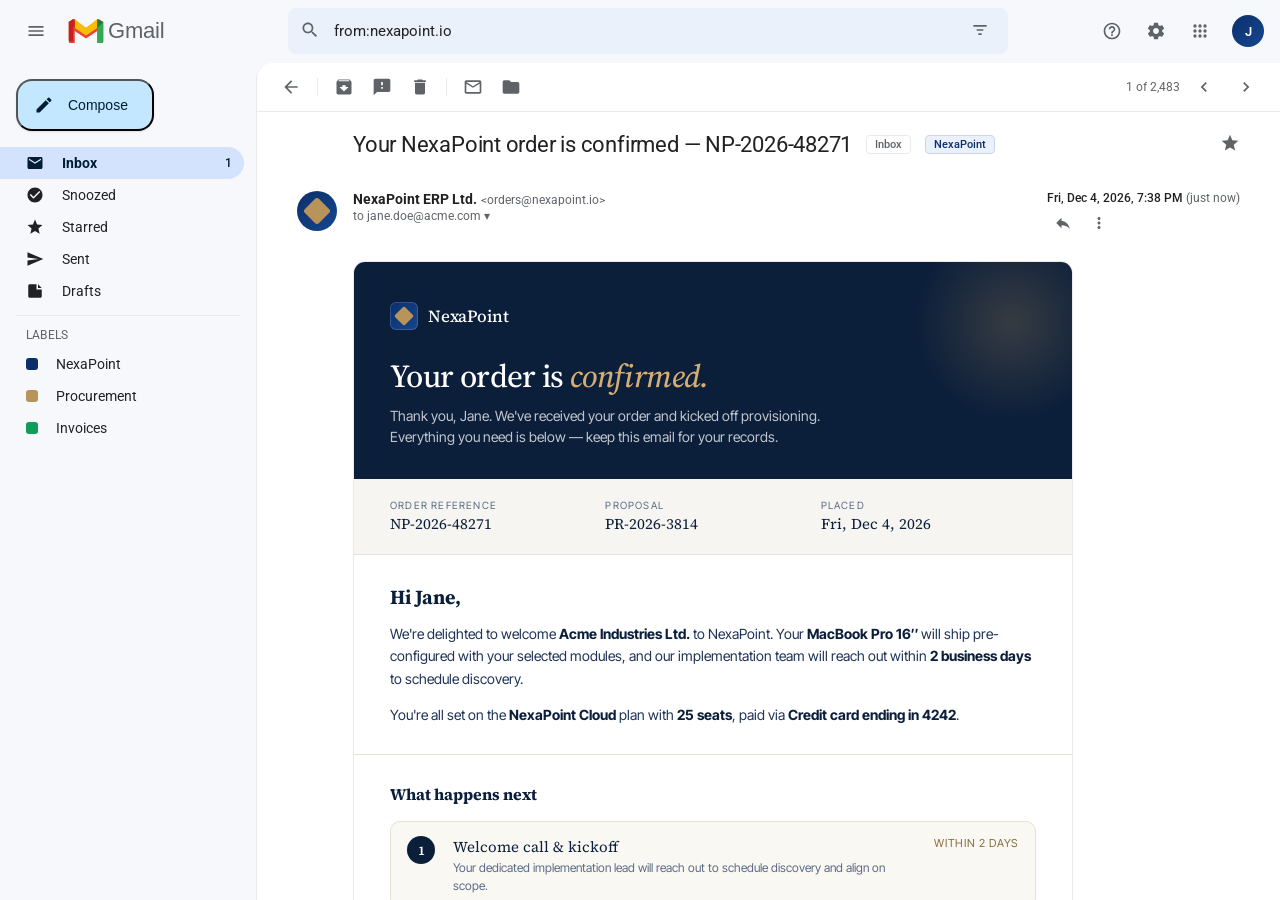
<file: confirmation-email.html>
<!DOCTYPE html>
<html lang="en">
<head>
<meta charset="UTF-8"/>
<meta name="viewport" content="width=device-width,initial-scale=1"/>
<title>Gmail — NexaPoint ERP · Order confirmation</title>
<link rel="preconnect" href="https://fonts.googleapis.com">
<link rel="preconnect" href="https://fonts.gstatic.com" crossorigin>
<link href="https://fonts.googleapis.com/css2?family=Inter+Tight:wght@400;500;600;700&family=Source+Serif+4:ital,wght@0,400;0,500;0,600;1,400;1,500&family=Google+Sans:wght@400;500;600&family=Roboto:wght@400;500&display=swap" rel="stylesheet">
<style>
:root {
  --gm-bg: #f6f8fc;
  --gm-surface: #fff;
  --gm-sidebar: #f6f8fc;
  --gm-ink: #202124;
  --gm-muted: #5f6368;
  --gm-line: #e8eaed;
  --gm-red: #c5221f;
  --gm-blue: #1a73e8;
  --gm-yellow: #fbbc04;
  --gm-green: #0f9d58;
  --gm-hover: #eaecef;

  --brand: #0b2f6b;
  --brand-2: #16478f;
  --accent: #b8935a;
  --serif: "Source Serif 4", "Iowan Old Style", Georgia, serif;
}
* { box-sizing: border-box; }
html, body { margin: 0; padding: 0; height: 100%; }
body {
  font-family: "Google Sans", Roboto, Arial, sans-serif;
  background: var(--gm-bg);
  color: var(--gm-ink);
  -webkit-font-smoothing: antialiased;
  font-size: 14px;
}

/* Gmail chrome */
.gm-shell { display: grid; grid-template-rows: auto 1fr; height: 100vh; min-height: 100vh; }

.gm-top {
  display: grid; grid-template-columns: 256px 1fr auto;
  align-items: center; gap: 16px;
  padding: 8px 16px; background: var(--gm-bg);
  border-bottom: 1px solid transparent;
}
.gm-top-brand { display: flex; align-items: center; gap: 10px; }
.gm-menu-btn {
  width: 40px; height: 40px; border-radius: 50%; border: none; background: transparent;
  display: grid; place-items: center; cursor: pointer;
}
.gm-menu-btn:hover { background: var(--gm-hover); }
.gm-logo-row { display: flex; align-items: center; gap: 2px; }
.gm-logo-row svg { width: 40px; height: 30px; }
.gm-logo-row .txt { font-family: "Google Sans", "Product Sans", Arial, sans-serif; font-size: 22px; color: var(--gm-muted); font-weight: 400; letter-spacing: -0.01em; }

.gm-search {
  background: #eaf1fb; border-radius: 8px; padding: 4px 12px;
  display: flex; align-items: center; gap: 10px; max-width: 720px;
  transition: background .2s ease;
}
.gm-search:focus-within { background: #fff; box-shadow: 0 1px 3px rgba(0,0,0,.1); }
.gm-search input { border: none; background: transparent; outline: none; padding: 10px 4px; flex: 1; font-size: 15px; font-family: inherit; color: var(--gm-ink); }
.gm-search .s-ico { color: var(--gm-muted); }

.gm-top-right { display: flex; align-items: center; gap: 4px; }
.gm-top-right button {
  width: 40px; height: 40px; border-radius: 50%; border: none; background: transparent;
  display: grid; place-items: center; cursor: pointer; color: var(--gm-muted);
}
.gm-top-right button:hover { background: var(--gm-hover); }
.gm-avatar { width: 32px; height: 32px; border-radius: 50%; background: linear-gradient(135deg, #0b2f6b, #16478f); color: #fff; display: grid; place-items: center; font-weight: 600; font-size: 13px; margin-left: 8px; }

.gm-main { display: grid; grid-template-columns: 256px 1fr; gap: 0; overflow: hidden; }

.gm-sidebar { padding: 8px 0; overflow-y: auto; }
.gm-compose {
  display: inline-flex; align-items: center; gap: 14px; margin: 8px 16px 16px;
  padding: 14px 24px 14px 16px; background: #c2e7ff; color: #001d35;
  border-radius: 16px; font-weight: 500; font-size: 14px; cursor: pointer;
  box-shadow: 0 1px 2px rgba(0,0,0,.1); transition: box-shadow .2s ease;
}
.gm-compose:hover { box-shadow: 0 2px 6px rgba(0,0,0,.15); background: #b3dffe; }
.gm-nav { list-style: none; padding: 0; margin: 0; }
.gm-nav li {
  display: flex; align-items: center; gap: 18px; padding: 0 12px 0 26px;
  height: 32px; border-radius: 0 16px 16px 0; margin-right: 12px;
  cursor: pointer; color: var(--gm-ink); font-size: 14px;
}
.gm-nav li:hover { background: var(--gm-hover); }
.gm-nav li.active { background: #d3e3fd; font-weight: 700; color: #001d35; }
.gm-nav li .cnt { margin-left: auto; font-size: 12px; color: var(--gm-muted); font-weight: 500; }
.gm-nav li.active .cnt { color: #001d35; }
.gm-nav-sep { height: 1px; background: var(--gm-line); margin: 8px 16px; }
.gm-labels { padding: 0 26px; font-size: 12px; color: var(--gm-muted); margin: 12px 0 6px; letter-spacing: .02em; text-transform: uppercase; }

/* Content area */
.gm-content {
  background: var(--gm-surface); border-radius: 16px 0 0 0;
  margin: 0; overflow-y: auto; border-left: 1px solid var(--gm-line);
}
.gm-toolbar {
  display: flex; align-items: center; gap: 2px; padding: 6px 16px;
  border-bottom: 1px solid var(--gm-line); position: sticky; top: 0; background: var(--gm-surface); z-index: 5;
}
.gm-toolbar button {
  width: 36px; height: 36px; border-radius: 50%; border: none; background: transparent;
  display: grid; place-items: center; cursor: pointer; color: var(--gm-muted);
}
.gm-toolbar button:hover { background: var(--gm-hover); }
.gm-toolbar .sep { width: 1px; height: 18px; background: var(--gm-line); margin: 0 6px; }
.gm-toolbar .counter { margin-left: auto; font-size: 12px; color: var(--gm-muted); display: flex; align-items: center; gap: 6px; }

/* Email */
.gm-email { padding: 20px 40px 60px; max-width: 100%; }
.gm-subject-row { display: flex; align-items: center; gap: 14px; margin-bottom: 24px; padding-left: 56px; }
.gm-subject { font-size: 22px; font-weight: 400; color: var(--gm-ink); letter-spacing: -0.01em; }
.gm-chip { padding: 2px 8px; border-radius: 4px; font-size: 11px; color: var(--gm-muted); border: 1px solid var(--gm-line); font-weight: 500; }
.gm-star { color: var(--gm-muted); margin-left: auto; cursor: pointer; }

.gm-message {
  display: grid; grid-template-columns: 40px 1fr auto; gap: 16px;
  padding: 10px 0;
}
.gm-sender-avatar {
  width: 40px; height: 40px; border-radius: 50%;
  background: linear-gradient(135deg, #0b2f6b, #16478f);
  color: #fff; display: grid; place-items: center;
  font-family: var(--serif); font-weight: 500; font-size: 18px;
  position: relative;
}
.gm-sender-avatar::after {
  content: ""; position: absolute; inset: 10px; border-radius: 3px;
  background: #b8935a; transform: rotate(45deg);
}
.gm-msg-meta { min-width: 0; }
.gm-sender { font-weight: 700; font-size: 14px; color: var(--gm-ink); }
.gm-sender-email { color: var(--gm-muted); font-size: 12px; font-weight: 400; margin-left: 4px; }
.gm-to { font-size: 12px; color: var(--gm-muted); margin-top: 2px; display: flex; align-items: center; gap: 4px; }
.gm-time { font-size: 12px; color: var(--gm-muted); white-space: nowrap; }
.gm-time strong { font-weight: 500; color: var(--gm-ink); }
.gm-msg-actions { display: flex; gap: 4px; margin-top: 2px; }
.gm-msg-actions button { width: 32px; height: 32px; border-radius: 50%; border: none; background: transparent; display: grid; place-items: center; cursor: pointer; color: var(--gm-muted); }
.gm-msg-actions button:hover { background: var(--gm-hover); }

/* The actual email body */
.email-body {
  margin-top: 12px; margin-left: 56px;
  background: #fff;
  border: 1px solid var(--gm-line); border-radius: 12px;
  overflow: hidden; max-width: 720px;
  font-family: "Inter Tight", Arial, sans-serif;
  color: #202124;
}

.email-hero {
  background: #0b1e3a; color: #fff; padding: 40px 36px 32px;
  position: relative; overflow: hidden;
}
.email-hero::after {
  content: ""; position: absolute; right: -40px; top: -40px; width: 200px; height: 200px;
  border-radius: 50%; background: radial-gradient(circle, rgba(184,147,90,.25), transparent 70%);
}
.email-brand { display: flex; align-items: center; gap: 10px; margin-bottom: 28px; }
.email-brand-mark { width: 28px; height: 28px; border-radius: 6px; background: linear-gradient(135deg, #0b2f6b, #16478f); position: relative; box-shadow: inset 0 0 0 1px rgba(255,255,255,.15); }
.email-brand-mark::after { content: ""; position: absolute; inset: 7px; border-radius: 2px; background: #b8935a; transform: rotate(45deg); }
.email-brand-name { font-family: var(--serif); font-size: 17px; font-weight: 500; letter-spacing: -0.01em; }
.email-hero h1 { font-family: var(--serif); font-size: 32px; font-weight: 500; line-height: 1.15; margin: 0 0 10px; letter-spacing: -0.02em; }
.email-hero h1 em { font-style: italic; color: #d4ad72; }
.email-hero p { margin: 0; color: rgba(255,255,255,.75); font-size: 14px; line-height: 1.5; max-width: 440px; }

.email-ref-bar {
  display: grid; grid-template-columns: 1fr 1fr 1fr;
  padding: 20px 36px; background: #f6f5f1; border-bottom: 1px solid #e4e1d6;
}
.email-ref-bar .k { font-size: 10px; letter-spacing: .12em; text-transform: uppercase; color: #5b6b86; }
.email-ref-bar .v { font-family: var(--serif); font-size: 15px; color: #0b1e3a; margin-top: 2px; }

.email-section { padding: 28px 36px; border-bottom: 1px solid #e4e1d6; }
.email-section:last-child { border-bottom: none; }
.email-greeting { font-family: var(--serif); font-size: 20px; color: #0b1e3a; margin: 0 0 12px; }
.email-para { font-size: 14px; line-height: 1.6; color: #1f3356; margin: 0 0 14px; }
.email-para:last-child { margin-bottom: 0; }
.email-para strong { color: #0b1e3a; }

.email-next { display: grid; gap: 14px; margin-top: 6px; }
.email-next .step {
  display: grid; grid-template-columns: 32px 1fr auto; gap: 14px; align-items: start;
  padding: 14px 16px; background: #faf8f3; border: 1px solid #e4e1d6; border-radius: 10px;
}
.email-next .step .num {
  width: 28px; height: 28px; border-radius: 50%; background: #0b1e3a; color: #fff;
  display: grid; place-items: center; font-weight: 600; font-size: 13px; font-family: var(--serif);
}
.email-next .step .title { font-family: var(--serif); font-size: 15px; color: #0b1e3a; }
.email-next .step .desc { font-size: 12px; color: #5b6b86; margin-top: 2px; line-height: 1.45; }
.email-next .step .when { font-size: 11px; color: #8b6a3a; letter-spacing: .06em; text-transform: uppercase; white-space: nowrap; }

.email-summary-table { width: 100%; border-collapse: collapse; margin-top: 8px; }
.email-summary-table td { padding: 12px 0; border-bottom: 1px solid #e4e1d6; font-size: 13px; vertical-align: top; }
.email-summary-table td:last-child { text-align: right; font-variant-numeric: tabular-nums; white-space: nowrap; padding-left: 12px; }
.email-summary-table .name { font-family: var(--serif); font-size: 14px; color: #0b1e3a; }
.email-summary-table .sub { font-size: 11px; color: #5b6b86; margin-top: 2px; }
.email-summary-table .total-row td { border-bottom: none; border-top: 2px solid #0b1e3a; padding-top: 16px; font-family: var(--serif); font-size: 18px; color: #0b1e3a; }

.email-cta-row { display: flex; gap: 10px; flex-wrap: wrap; margin-top: 4px; }
.email-btn {
  display: inline-flex; align-items: center; gap: 8px;
  padding: 12px 22px; border-radius: 999px; font-weight: 500; font-size: 13px;
  text-decoration: none; transition: transform .15s ease, background .2s ease;
}
.email-btn-primary { background: #0b1e3a; color: #fff; }
.email-btn-primary:hover { background: #16478f; transform: translateY(-1px); }
.email-btn-ghost { background: transparent; color: #0b1e3a; border: 1px solid #d8d4c7; }
.email-btn-ghost:hover { border-color: #0b1e3a; }

.email-support {
  background: #faf8f3; padding: 24px 36px; display: grid; grid-template-columns: 1fr 1fr; gap: 20px;
  border-top: 1px solid #e4e1d6;
}
.email-support .k { font-size: 10px; letter-spacing: .12em; text-transform: uppercase; color: #5b6b86; margin-bottom: 4px; }
.email-support .v { font-size: 13px; color: #0b1e3a; }
.email-support a { color: #16478f; text-decoration: none; }

.email-footer {
  padding: 24px 36px; background: #0b1e3a; color: rgba(255,255,255,.6);
  font-size: 11px; line-height: 1.6; text-align: center;
}
.email-footer a { color: rgba(255,255,255,.85); text-decoration: none; margin: 0 8px; }

/* Reply/forward chip row */
.gm-reply-row {
  display: flex; gap: 10px; margin: 20px 0 0 56px; max-width: 720px;
}
.gm-reply-btn {
  display: inline-flex; align-items: center; gap: 8px;
  padding: 10px 24px; border: 1px solid var(--gm-line); border-radius: 999px;
  background: #fff; color: var(--gm-ink); font-size: 13px; font-weight: 500;
  cursor: pointer; transition: background .15s ease;
}
.gm-reply-btn:hover { background: var(--gm-hover); }

/* --- Empty / loading state --- */
.no-order {
  display: grid; place-items: center; height: 60vh; padding: 40px;
  text-align: center;
}
.no-order h2 { font-family: var(--serif); font-size: 26px; margin: 0 0 10px; color: var(--gm-ink); }
.no-order p { font-size: 14px; color: var(--gm-muted); max-width: 420px; margin: 0 0 20px; }
.no-order a {
  display: inline-flex; padding: 12px 22px; border-radius: 999px;
  background: #0b1e3a; color: #fff; text-decoration: none; font-size: 13px; font-weight: 500;
}

@media (max-width: 900px) {
  .gm-main { grid-template-columns: 1fr; }
  .gm-sidebar { display: none; }
  .gm-top { grid-template-columns: auto 1fr auto; }
  .gm-top-brand { display: none; }
  .gm-content { border-radius: 0; border-left: none; }
  .gm-email { padding: 16px; }
  .gm-subject-row, .email-body { padding-left: 0; margin-left: 0; }
  .gm-message { grid-template-columns: 40px 1fr; }
  .gm-time { grid-column: 2; }
  .email-hero, .email-section, .email-support, .email-footer, .email-ref-bar { padding-left: 20px; padding-right: 20px; }
  .email-ref-bar { grid-template-columns: 1fr; gap: 10px; }
  .email-support { grid-template-columns: 1fr; }
}
</style>
</head>
<body>
<div class="gm-shell">
  <!-- Top bar -->
  <div class="gm-top">
    <div class="gm-top-brand">
      <button class="gm-menu-btn" aria-label="Menu">
        <svg width="20" height="20" viewBox="0 0 24 24" fill="#5f6368"><path d="M3 18h18v-2H3v2zm0-5h18v-2H3v2zm0-7v2h18V6H3z"/></svg>
      </button>
      <div class="gm-logo-row">
        <svg viewBox="0 0 52 40" xmlns="http://www.w3.org/2000/svg">
          <path d="M3 8v26c0 1.1.9 2 2 2h6V20L26 30l15-10v16h6c1.1 0 2-.9 2-2V8l-6-4L26 16 9 4 3 8z" fill="#EA4335"/>
          <path d="M3 8l6-4v30H5c-1.1 0-2-.9-2-2V8z" fill="#C5221F"/>
          <path d="M49 8v26c0 1.1-.9 2-2 2h-6V16l6-8z" fill="#34A853"/>
          <path d="M41 16l-15 10L11 16V4l15 12L41 4v12z" fill="#FBBC04"/>
          <path d="M11 4v12L3 8l8-4z" fill="#C5221F"/>
          <path d="M41 4v12l8-8-8-4z" fill="#188038"/>
        </svg>
        <span class="txt">Gmail</span>
      </div>
    </div>
    <div class="gm-search">
      <span class="s-ico"><svg width="20" height="20" viewBox="0 0 24 24" fill="currentColor"><path d="M15.5 14h-.8l-.3-.3c1-1.1 1.6-2.6 1.6-4.2C16 5.9 13.1 3 9.5 3S3 5.9 3 9.5 5.9 16 9.5 16c1.6 0 3.1-.6 4.2-1.6l.3.3v.8l5 5 1.5-1.5-5-5zm-6 0C7 14 5 12 5 9.5S7 5 9.5 5 14 7 14 9.5 12 14 9.5 14z"/></svg></span>
      <input value="from:nexapoint.io" placeholder="Search mail"/>
      <button style="background:none;border:none;color:#5f6368;cursor:pointer"><svg width="20" height="20" viewBox="0 0 24 24" fill="currentColor"><path d="M4 6h16v2H4zm4 5h8v2H8zm2 5h4v2h-4z"/></svg></button>
    </div>
    <div class="gm-top-right">
      <button title="Support"><svg width="20" height="20" viewBox="0 0 24 24" fill="currentColor"><path d="M11 18h2v-2h-2v2zm1-16C6.48 2 2 6.48 2 12s4.48 10 10 10 10-4.48 10-10S17.52 2 12 2zm0 18c-4.41 0-8-3.59-8-8s3.59-8 8-8 8 3.59 8 8-3.59 8-8 8zm0-14c-2.21 0-4 1.79-4 4h2c0-1.1.9-2 2-2s2 .9 2 2c0 2-3 1.75-3 5h2c0-2.25 3-2.5 3-5 0-2.21-1.79-4-4-4z"/></svg></button>
      <button title="Settings"><svg width="20" height="20" viewBox="0 0 24 24" fill="currentColor"><path d="M19.43 12.98c.04-.32.07-.64.07-.98 0-.34-.03-.66-.07-.98l2.11-1.65c.19-.15.24-.42.12-.64l-2-3.46c-.12-.22-.39-.3-.61-.22l-2.49 1c-.52-.4-1.08-.73-1.69-.98l-.38-2.65A.488.488 0 0 0 14 2h-4c-.25 0-.46.18-.49.42l-.38 2.65c-.61.25-1.17.59-1.69.98l-2.49-1c-.23-.09-.49 0-.61.22l-2 3.46c-.13.22-.07.49.12.64l2.11 1.65c-.04.32-.07.65-.07.98 0 .33.03.66.07.98l-2.11 1.65c-.19.15-.24.42-.12.64l2 3.46c.12.22.39.3.61.22l2.49-1c.52.4 1.08.73 1.69.98l.38 2.65c.03.24.24.42.49.42h4c.25 0 .46-.18.49-.42l.38-2.65c.61-.25 1.17-.59 1.69-.98l2.49 1c.23.09.49 0 .61-.22l2-3.46c.12-.22.07-.49-.12-.64l-2.11-1.65zM12 15.5c-1.93 0-3.5-1.57-3.5-3.5s1.57-3.5 3.5-3.5 3.5 1.57 3.5 3.5-1.57 3.5-3.5 3.5z"/></svg></button>
      <button title="Apps"><svg width="20" height="20" viewBox="0 0 24 24" fill="currentColor"><circle cx="6" cy="6" r="2"/><circle cx="12" cy="6" r="2"/><circle cx="18" cy="6" r="2"/><circle cx="6" cy="12" r="2"/><circle cx="12" cy="12" r="2"/><circle cx="18" cy="12" r="2"/><circle cx="6" cy="18" r="2"/><circle cx="12" cy="18" r="2"/><circle cx="18" cy="18" r="2"/></svg></button>
      <div class="gm-avatar" id="userInitial">J</div>
    </div>
  </div>

  <div class="gm-main">
    <!-- Sidebar -->
    <aside class="gm-sidebar">
      <button class="gm-compose">
        <svg width="20" height="20" viewBox="0 0 24 24" fill="#001d35"><path d="M3 17.25V21h3.75L17.81 9.94l-3.75-3.75L3 17.25zM20.71 7.04a.996.996 0 0 0 0-1.41l-2.34-2.34a.996.996 0 0 0-1.41 0l-1.83 1.83 3.75 3.75 1.83-1.83z"/></svg>
        Compose
      </button>
      <ul class="gm-nav">
        <li class="active"><svg width="18" height="18" viewBox="0 0 24 24" fill="currentColor"><path d="M20 4H4c-1.1 0-1.99.9-1.99 2L2 18c0 1.1.9 2 2 2h16c1.1 0 2-.9 2-2V6c0-1.1-.9-2-2-2zm0 4l-8 5-8-5V6l8 5 8-5v2z"/></svg> Inbox <span class="cnt">1</span></li>
        <li><svg width="18" height="18" viewBox="0 0 24 24" fill="currentColor"><path d="M12 2C6.48 2 2 6.48 2 12s4.48 10 10 10 10-4.48 10-10S17.52 2 12 2zm-2 15l-5-5 1.41-1.41L10 14.17l7.59-7.59L19 8l-9 9z"/></svg> Snoozed</li>
        <li><svg width="18" height="18" viewBox="0 0 24 24" fill="currentColor"><path d="M12 17.27L18.18 21l-1.64-7.03L22 9.24l-7.19-.61L12 2 9.19 8.63 2 9.24l5.46 4.73L5.82 21z"/></svg> Starred</li>
        <li><svg width="18" height="18" viewBox="0 0 24 24" fill="currentColor"><path d="M2.01 21L23 12 2.01 3 2 10l15 2-15 2z"/></svg> Sent</li>
        <li><svg width="18" height="18" viewBox="0 0 24 24" fill="currentColor"><path d="M14 3H5c-1.11 0-2 .9-2 2v14c0 1.1.89 2 2 2h14c1.1 0 2-.9 2-2v-9h-7V3zm2 0v5h5l-5-5z"/></svg> Drafts</li>
        <div class="gm-nav-sep"></div>
        <div class="gm-labels">Labels</div>
        <li><span style="width:12px;height:12px;border-radius:3px;background:#0b2f6b"></span> NexaPoint</li>
        <li><span style="width:12px;height:12px;border-radius:3px;background:#b8935a"></span> Procurement</li>
        <li><span style="width:12px;height:12px;border-radius:3px;background:#0f9d58"></span> Invoices</li>
      </ul>
    </aside>

    <!-- Content -->
    <section class="gm-content">
      <div class="gm-toolbar">
        <button title="Back"><svg width="20" height="20" viewBox="0 0 24 24" fill="currentColor"><path d="M20 11H7.83l5.59-5.59L12 4l-8 8 8 8 1.41-1.41L7.83 13H20v-2z"/></svg></button>
        <div class="sep"></div>
        <button title="Archive"><svg width="20" height="20" viewBox="0 0 24 24" fill="currentColor"><path d="M20.54 5.23l-1.39-1.68C18.88 3.21 18.47 3 18 3H6c-.47 0-.88.21-1.16.55L3.46 5.23C3.17 5.57 3 6.02 3 6.5V19c0 1.1.9 2 2 2h14c1.1 0 2-.9 2-2V6.5c0-.48-.17-.93-.46-1.27zM12 17.5L6.5 12H10v-2h4v2h3.5L12 17.5zM5.12 5l.81-1h12l.94 1H5.12z"/></svg></button>
        <button title="Report spam"><svg width="20" height="20" viewBox="0 0 24 24" fill="currentColor"><path d="M20 2H4c-1.1 0-1.99.9-1.99 2L2 22l4-4h14c1.1 0 2-.9 2-2V4c0-1.1-.9-2-2-2zm-7 12h-2v-2h2v2zm0-4h-2V6h2v4z"/></svg></button>
        <button title="Delete"><svg width="20" height="20" viewBox="0 0 24 24" fill="currentColor"><path d="M6 19c0 1.1.9 2 2 2h8c1.1 0 2-.9 2-2V7H6v12zM19 4h-3.5l-1-1h-5l-1 1H5v2h14V4z"/></svg></button>
        <div class="sep"></div>
        <button title="Mark unread"><svg width="20" height="20" viewBox="0 0 24 24" fill="currentColor"><path d="M22 6c0-1.1-.9-2-2-2H4c-1.1 0-2 .9-2 2v12c0 1.1.9 2 2 2h16c1.1 0 2-.9 2-2V6zm-2 0l-8 4.99L4 6h16zm0 12H4V8l8 5 8-5v10z"/></svg></button>
        <button title="Move to"><svg width="20" height="20" viewBox="0 0 24 24" fill="currentColor"><path d="M10 4H4c-1.1 0-1.99.9-1.99 2L2 18c0 1.1.9 2 2 2h16c1.1 0 2-.9 2-2V8c0-1.1-.9-2-2-2h-8l-2-2z"/></svg></button>
        <div class="counter">
          <span>1 of 2,483</span>
          <button><svg width="20" height="20" viewBox="0 0 24 24" fill="currentColor"><path d="M15.41 7.41L14 6l-6 6 6 6 1.41-1.41L10.83 12z"/></svg></button>
          <button><svg width="20" height="20" viewBox="0 0 24 24" fill="currentColor"><path d="M10 6L8.59 7.41 13.17 12l-4.58 4.59L10 18l6-6z"/></svg></button>
        </div>
      </div>

      <div class="gm-email" id="emailRoot">
        <!-- injected -->
      </div>
    </section>
  </div>
</div>

<script>
const CURRENCIES = {
  USD: { symbol: "$", rate: 1, code: "USD" },
  EUR: { symbol: "€", rate: 0.92, code: "EUR" },
  PKR: { symbol: "₨", rate: 278, code: "PKR" },
  GBP: { symbol: "£", rate: 0.79, code: "GBP" },
};
const fmtMoney = (usd, curCode = "USD") => {
  const c = CURRENCIES[curCode] || CURRENCIES.USD;
  const v = usd * c.rate;
  const formatted = v >= 1000 ? v.toLocaleString(undefined, { maximumFractionDigits: 0 }) : v.toLocaleString(undefined, { maximumFractionDigits: 2 });
  return `${c.symbol}${formatted}`;
};
const esc = (s) => String(s || "").replace(/[&<>"']/g, c => ({ "&":"&amp;","<":"&lt;",">":"&gt;","\"":"&quot;","'":"&#39;" }[c]));

// Try to load the last real order; otherwise use a demo payload.
let order;
try { order = JSON.parse(localStorage.getItem("np_last_order")); } catch {}
if (!order) {
  order = {
    orderRef: "NP-2026-48271",
    proposalRef: "PR-2026-3814",
    orderDate: new Date().toISOString(),
    currency: "USD",
    device: { name: "MacBook Pro 16″", subtitle: "M4 Max · workstation-class", specs: ["M4 Max","64GB","2TB SSD"], price: 3499 },
    software: [
      { id: "erp", name: "NexaPoint ERP Suite", tag: "Flagship", monthly: 249, icon: "ER" },
      { id: "bms", name: "Business Management System", tag: "Operations", monthly: 149, icon: "BM" },
      { id: "bi", name: "Analytics & BI", tag: "Insight", monthly: 139, icon: "BI" },
    ],
    form: {
      company: "Acme Industries Ltd.",
      contact: "Jane Doe", role: "Chief Financial Officer",
      email: "jane.doe@acme.com", phone: "+1 555 234 5678",
      address: "1 Infinite Loop, Suite 400", city: "Cupertino", country: "United States", postal: "95014",
      seats: "25", deployment: "cloud", payment: "card", cardNum: "4242 4242 4242 4242",
    },
  };
}

const { device, software = [], form, currency = "USD", orderRef, proposalRef, orderDate } = order;
const chosen = software;
const monthlyUSD = chosen.reduce((a, s) => a + (s.monthly || 0), 0);
const implFeeUSD = 1500 + chosen.length * 600;
const annualUSD = monthlyUSD * 12;
const subtotalUSD = device.price + implFeeUSD + annualUSD;
const taxUSD = subtotalUSD * 0.08;
const totalUSD = subtotalUSD + taxUSD;

const dt = new Date(orderDate);
const sentDate = dt.toLocaleDateString(undefined, { weekday: "short", month: "short", day: "numeric", year: "numeric" });
const sentTime = dt.toLocaleTimeString(undefined, { hour: "numeric", minute: "2-digit" });

const firstName = (form.contact || "there").split(" ")[0];
document.getElementById("userInitial").textContent = (firstName[0] || "J").toUpperCase();

const deployLabel = form.deployment === "cloud" ? "NexaPoint Cloud" : "On-premise";
const payLabel = form.payment === "card"
  ? `Credit card ending in ${(form.cardNum || "••••").slice(-4)}`
  : form.payment === "wire" ? "Bank wire transfer (invoice within 24h)" : "Purchase order · Net 30";

const itemRows = [
  `<tr>
    <td><div class="name">${esc(device.name)}</div><div class="sub">${esc((device.specs || []).join(", "))} · pre-configured</div></td>
    <td>${fmtMoney(device.price, currency)}</td>
  </tr>`,
  ...chosen.map(s => `<tr>
    <td><div class="name">${esc(s.name)}</div><div class="sub">${esc(s.tag || "")} · ${esc(form.seats || "—")} seats · 12-month subscription</div></td>
    <td>${fmtMoney(s.monthly * 12, currency)}</td>
  </tr>`),
  `<tr>
    <td><div class="name">Implementation & onboarding</div><div class="sub">Discovery, config, migration, training, hypercare</div></td>
    <td>${fmtMoney(implFeeUSD, currency)}</td>
  </tr>`,
].join("");

document.getElementById("emailRoot").innerHTML = `
  <div class="gm-subject-row">
    <span class="gm-subject">Your NexaPoint order is confirmed — ${esc(orderRef)}</span>
    <span class="gm-chip">Inbox</span>
    <span class="gm-chip" style="color:#0b2f6b;border-color:#c9d6ee;background:#eaf1fb">NexaPoint</span>
    <span class="gm-star">
      <svg width="20" height="20" viewBox="0 0 24 24" fill="currentColor"><path d="M12 17.27L18.18 21l-1.64-7.03L22 9.24l-7.19-.61L12 2 9.19 8.63 2 9.24l5.46 4.73L5.82 21z"/></svg>
    </span>
  </div>

  <div class="gm-message">
    <div class="gm-sender-avatar"></div>
    <div class="gm-msg-meta">
      <div><span class="gm-sender">NexaPoint ERP Ltd.</span><span class="gm-sender-email">&lt;orders@nexapoint.io&gt;</span></div>
      <div class="gm-to">to ${esc(form.email || "me")} ▾</div>
    </div>
    <div style="text-align:right">
      <div class="gm-time"><strong>${esc(sentDate)}, ${esc(sentTime)}</strong> (just now)</div>
      <div class="gm-msg-actions">
        <button title="Reply"><svg width="18" height="18" viewBox="0 0 24 24" fill="currentColor"><path d="M10 9V5l-7 7 7 7v-4.1c5 0 8.5 1.6 11 5.1-1-5-4-10-11-11z"/></svg></button>
        <button title="More"><svg width="18" height="18" viewBox="0 0 24 24" fill="currentColor"><path d="M12 8c1.1 0 2-.9 2-2s-.9-2-2-2-2 .9-2 2 .9 2 2 2zm0 2c-1.1 0-2 .9-2 2s.9 2 2 2 2-.9 2-2-.9-2-2-2zm0 6c-1.1 0-2 .9-2 2s.9 2 2 2 2-.9 2-2-.9-2-2-2z"/></svg></button>
      </div>
    </div>
  </div>

  <div class="email-body">
    <div class="email-hero">
      <div class="email-brand">
        <div class="email-brand-mark"></div>
        <div class="email-brand-name">NexaPoint</div>
      </div>
      <h1>Your order is <em>confirmed.</em></h1>
      <p>Thank you, ${esc(firstName)}. We've received your order and kicked off provisioning. Everything you need is below — keep this email for your records.</p>
    </div>

    <div class="email-ref-bar">
      <div><div class="k">Order reference</div><div class="v">${esc(orderRef)}</div></div>
      <div><div class="k">Proposal</div><div class="v">${esc(proposalRef)}</div></div>
      <div><div class="k">Placed</div><div class="v">${esc(sentDate)}</div></div>
    </div>

    <div class="email-section">
      <h2 class="email-greeting">Hi ${esc(firstName)},</h2>
      <p class="email-para">
        We're delighted to welcome <strong>${esc(form.company)}</strong> to NexaPoint. Your <strong>${esc(device.name)}</strong>
        will ship pre-configured with your selected modules, and our implementation team will reach out within
        <strong>2 business days</strong> to schedule discovery.
      </p>
      <p class="email-para">
        You're all set on the <strong>${esc(deployLabel)}</strong> plan with <strong>${esc(form.seats)} seats</strong>,
        paid via <strong>${esc(payLabel)}</strong>.
      </p>
    </div>

    <div class="email-section">
      <h2 class="email-greeting" style="font-size:16px;margin-bottom:16px">What happens next</h2>
      <div class="email-next">
        <div class="step">
          <div class="num">1</div>
          <div>
            <div class="title">Welcome call &amp; kickoff</div>
            <div class="desc">Your dedicated implementation lead will reach out to schedule discovery and align on scope.</div>
          </div>
          <div class="when">Within 2 days</div>
        </div>
        <div class="step">
          <div class="num">2</div>
          <div>
            <div class="title">Device provisioning</div>
            <div class="desc">Your ${esc(device.name)} ships fully configured with NexaPoint OS, your modules pre-installed and SSO enabled.</div>
          </div>
          <div class="when">Week 1</div>
        </div>
        <div class="step">
          <div class="num">3</div>
          <div>
            <div class="title">Configuration &amp; data migration</div>
            <div class="desc">We'll configure modules to your workflows and migrate historical data in parallel with training sessions.</div>
          </div>
          <div class="when">Weeks 2–8</div>
        </div>
        <div class="step">
          <div class="num">4</div>
          <div>
            <div class="title">Go-live &amp; hypercare</div>
            <div class="desc">Cutover, followed by 30 days of hypercare with daily stand-ups and on-demand support.</div>
          </div>
          <div class="when">Weeks 9–10</div>
        </div>
      </div>
    </div>

    <div class="email-section">
      <h2 class="email-greeting" style="font-size:16px;margin-bottom:6px">Order summary</h2>
      <table class="email-summary-table">
        ${itemRows}
        <tr><td style="color:#5b6b86;font-size:12px">Subtotal</td><td style="font-size:13px">${fmtMoney(subtotalUSD, currency)}</td></tr>
        <tr><td style="color:#5b6b86;font-size:12px">VAT / sales tax (8%)</td><td style="font-size:13px">${fmtMoney(taxUSD, currency)}</td></tr>
        <tr class="total-row"><td>Total paid</td><td>${fmtMoney(totalUSD, currency)}</td></tr>
      </table>
      <div class="email-cta-row" style="margin-top:20px">
        <a class="email-btn email-btn-primary" href="#">Download invoice (PDF)</a>
        <a class="email-btn email-btn-ghost" href="#">View in dashboard</a>
      </div>
    </div>

    <div class="email-support">
      <div>
        <div class="k">Your implementation lead</div>
        <div class="v">Arsalan Khan · <a href="mailto:arsalan@nexapoint.io">arsalan@nexapoint.io</a></div>
      </div>
      <div>
        <div class="k">Billing &amp; support</div>
        <div class="v"><a href="mailto:support@nexapoint.io">support@nexapoint.io</a> · +44 20 7946 0011</div>
      </div>
    </div>

    <div class="email-footer">
      NexaPoint ERP Ltd. · 22 Finsbury Square, Floor 6, London EC2A 1DX, United Kingdom<br/>
      <a href="#">Preferences</a> · <a href="#">Unsubscribe from marketing</a> · <a href="#">Privacy policy</a><br/>
      <div style="margin-top:10px;opacity:.6">This email was sent because an order was placed under your account. Transactional receipts cannot be unsubscribed.</div>
    </div>
  </div>

  <div class="gm-reply-row">
    <button class="gm-reply-btn">
      <svg width="16" height="16" viewBox="0 0 24 24" fill="currentColor"><path d="M10 9V5l-7 7 7 7v-4.1c5 0 8.5 1.6 11 5.1-1-5-4-10-11-11z"/></svg> Reply
    </button>
    <button class="gm-reply-btn">
      <svg width="16" height="16" viewBox="0 0 24 24" fill="currentColor"><path d="M14 9V5l7 7-7 7v-4.1c-5 0-8.5 1.6-11 5.1 1-5 4-10 11-11z"/></svg> Forward
    </button>
  </div>
`;
</script>
</body>
</html>
</file>
